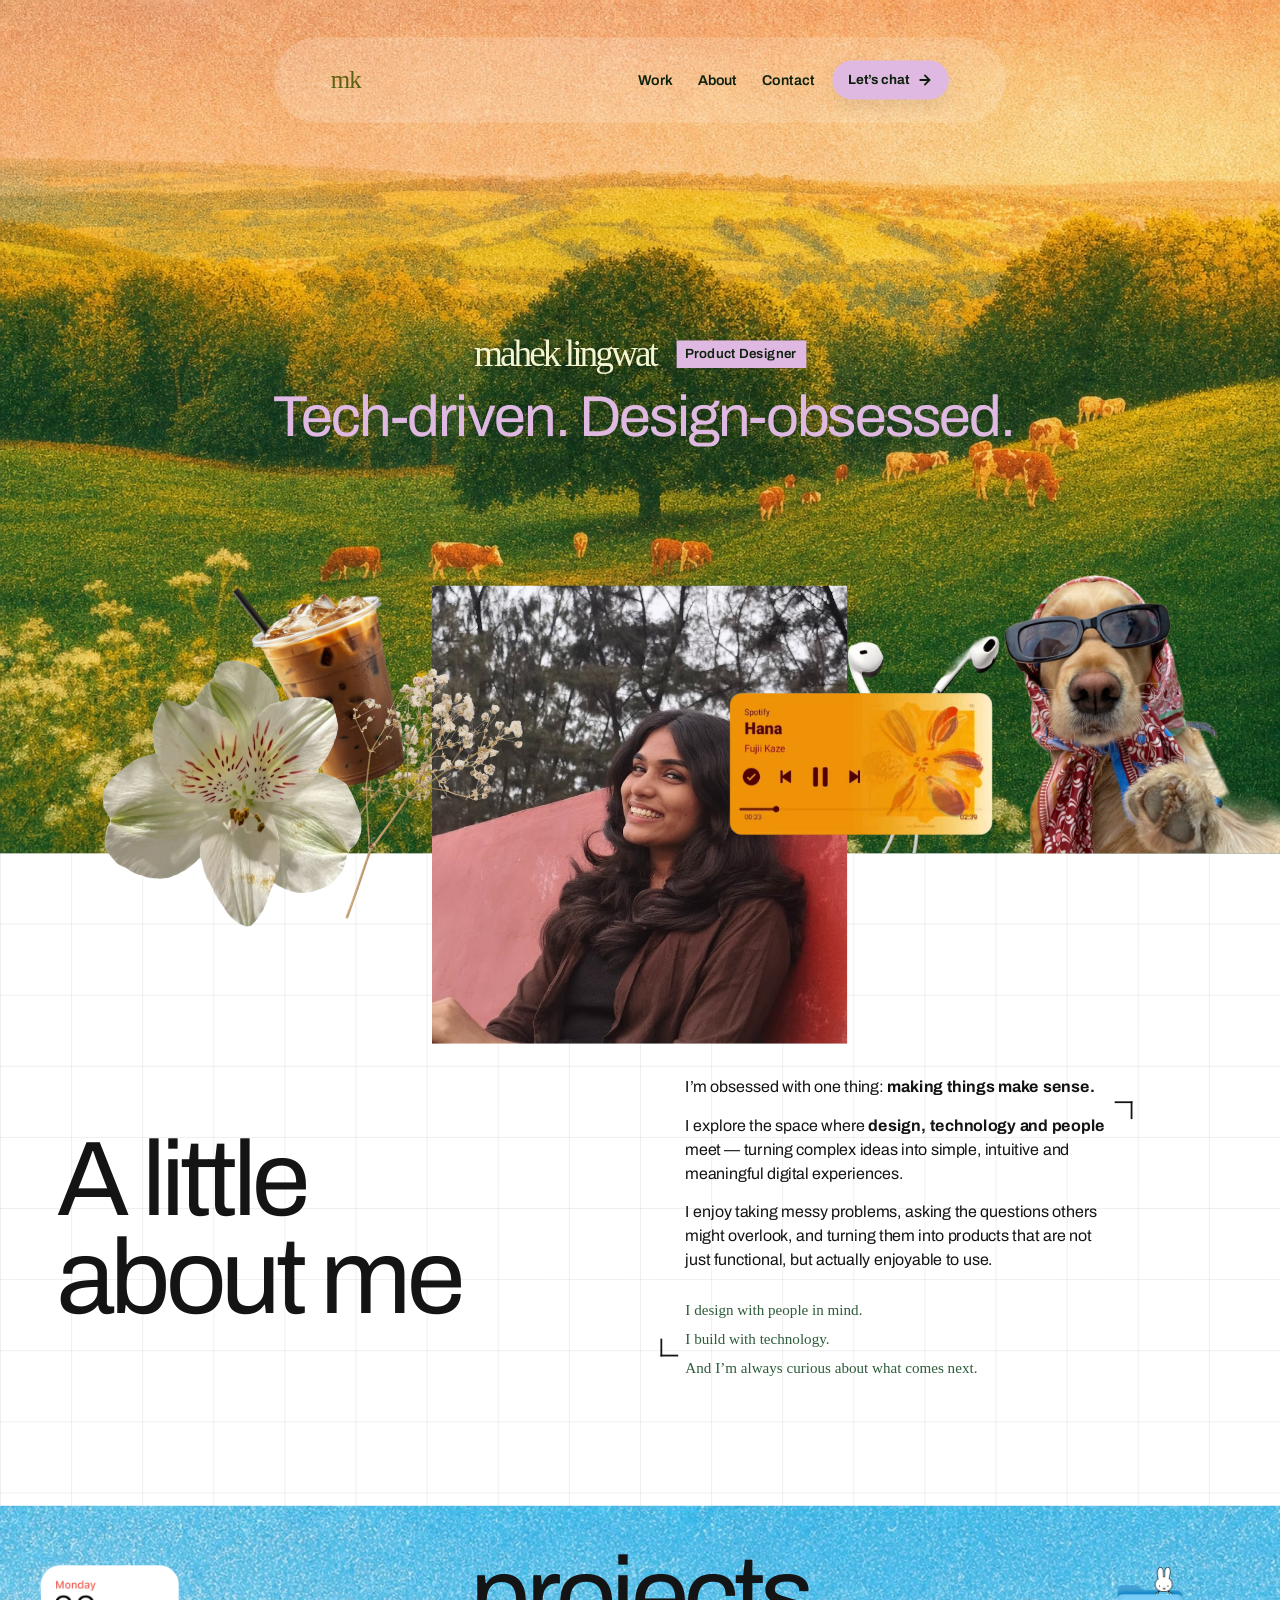
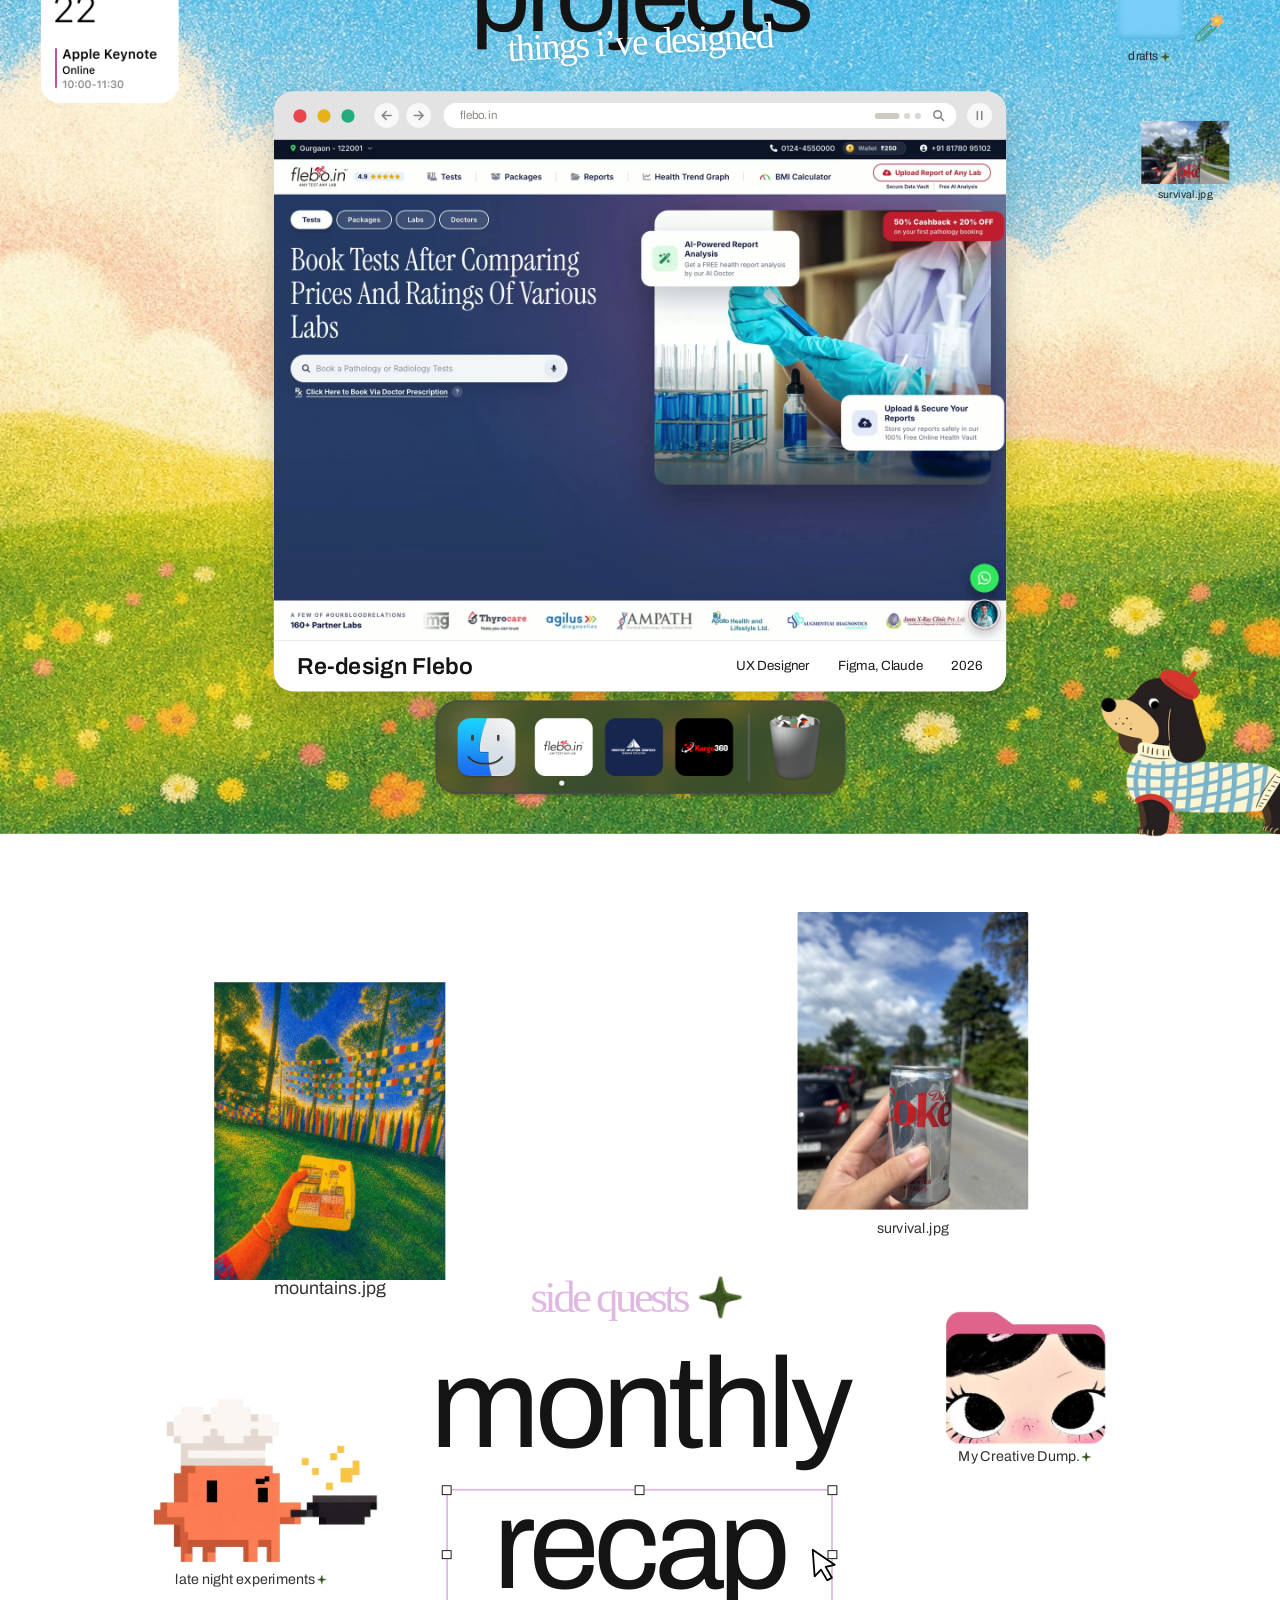
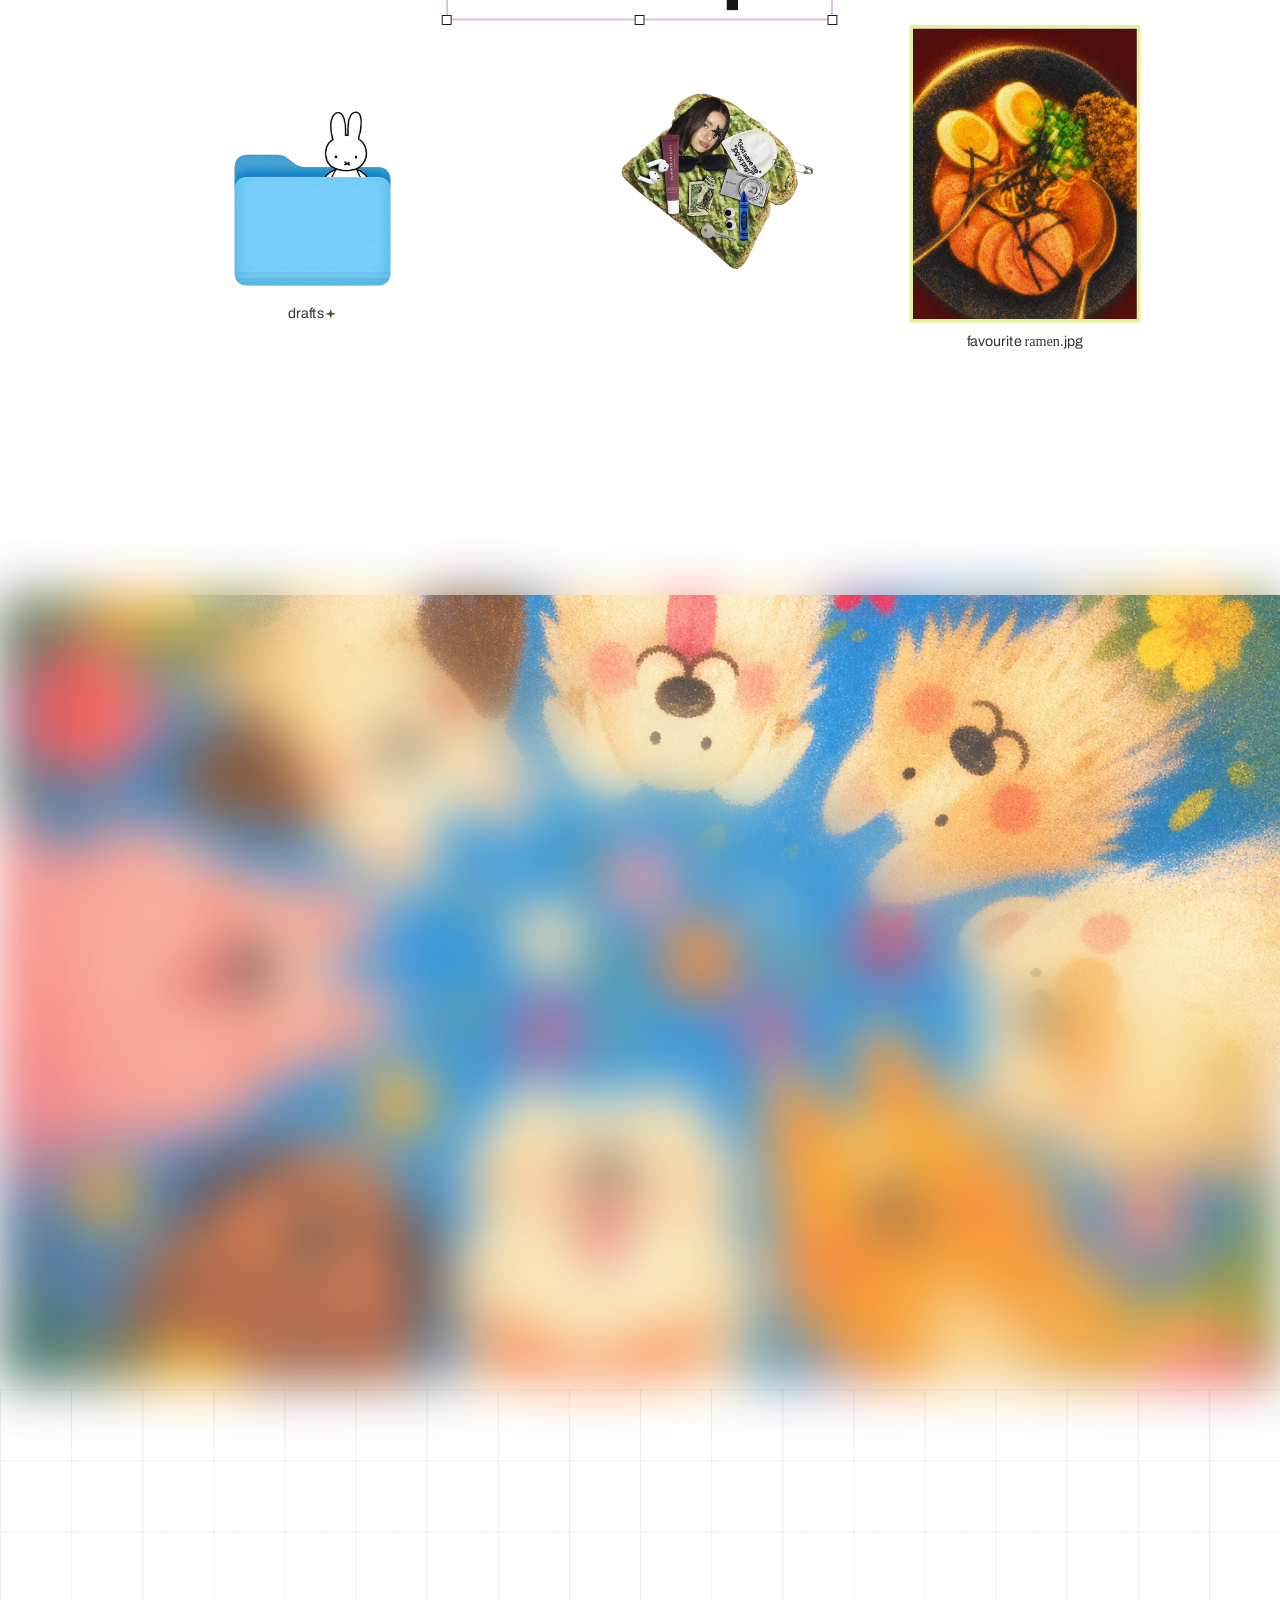
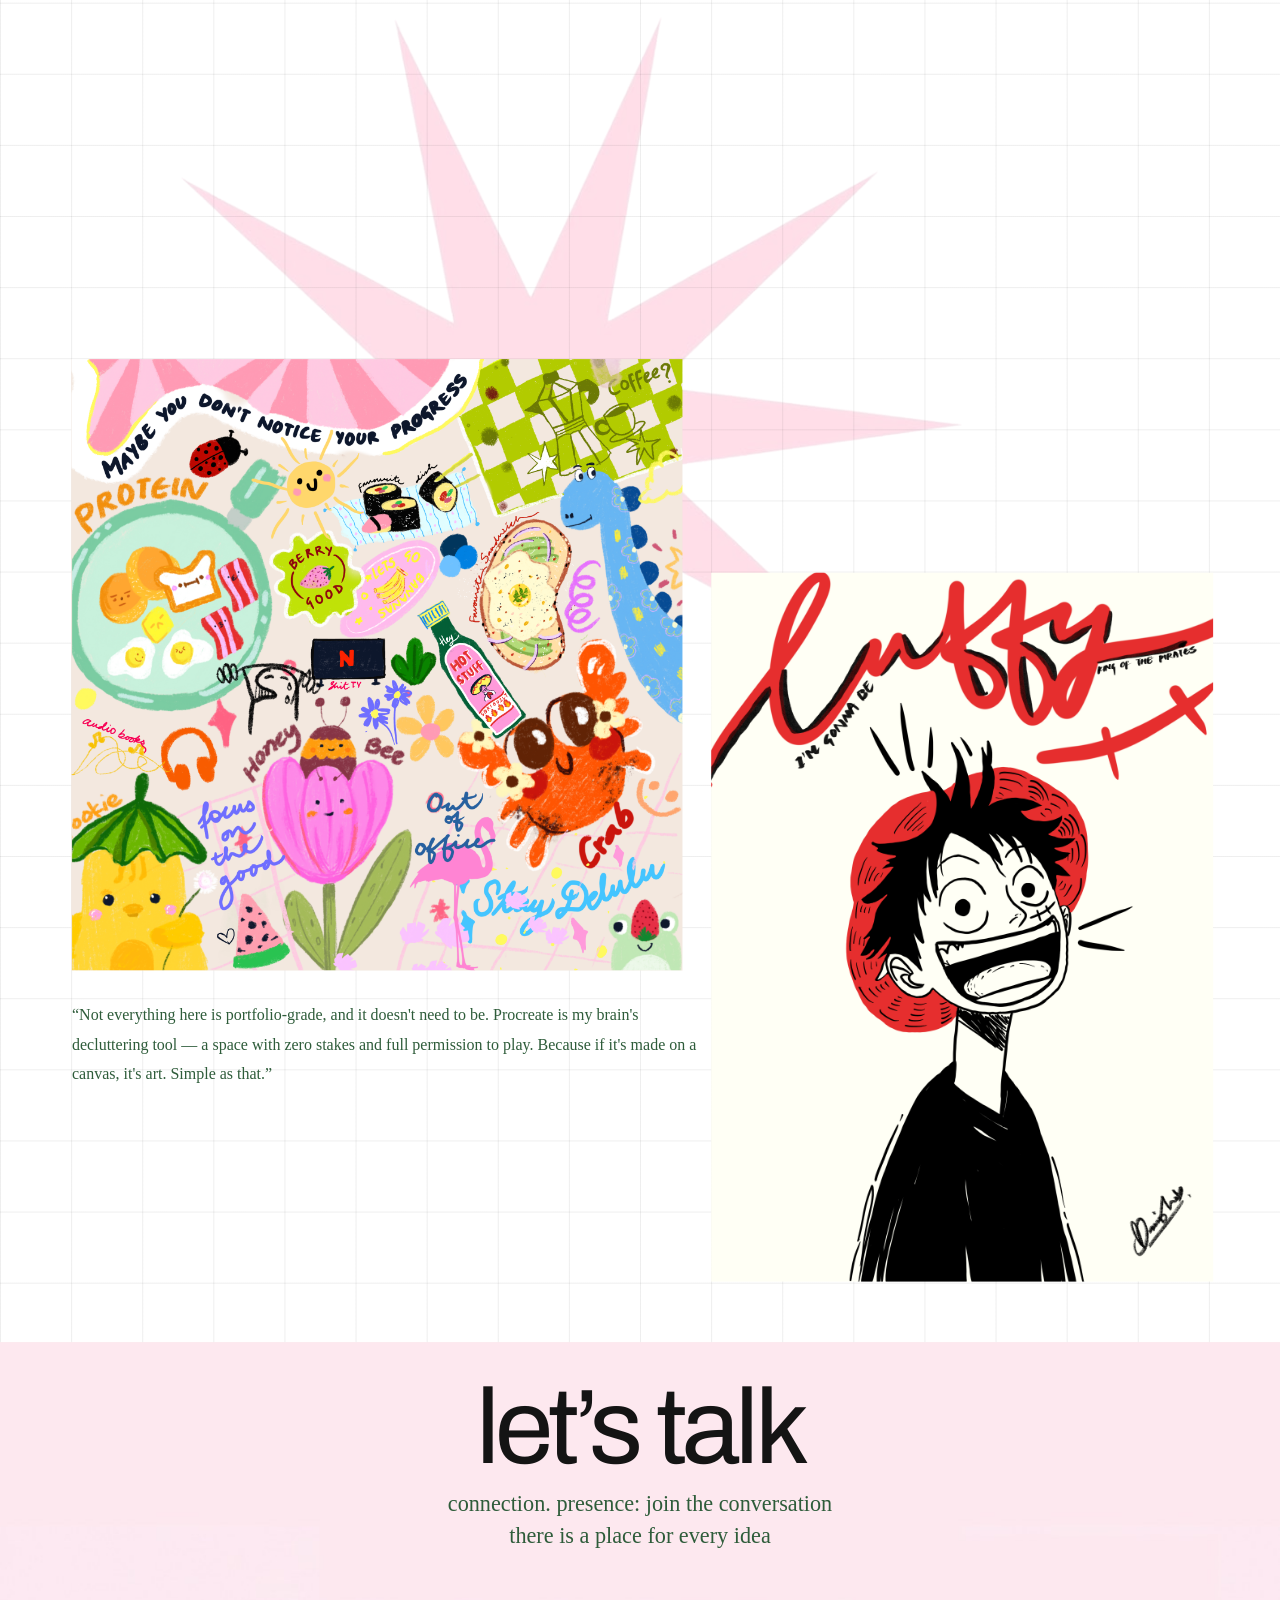
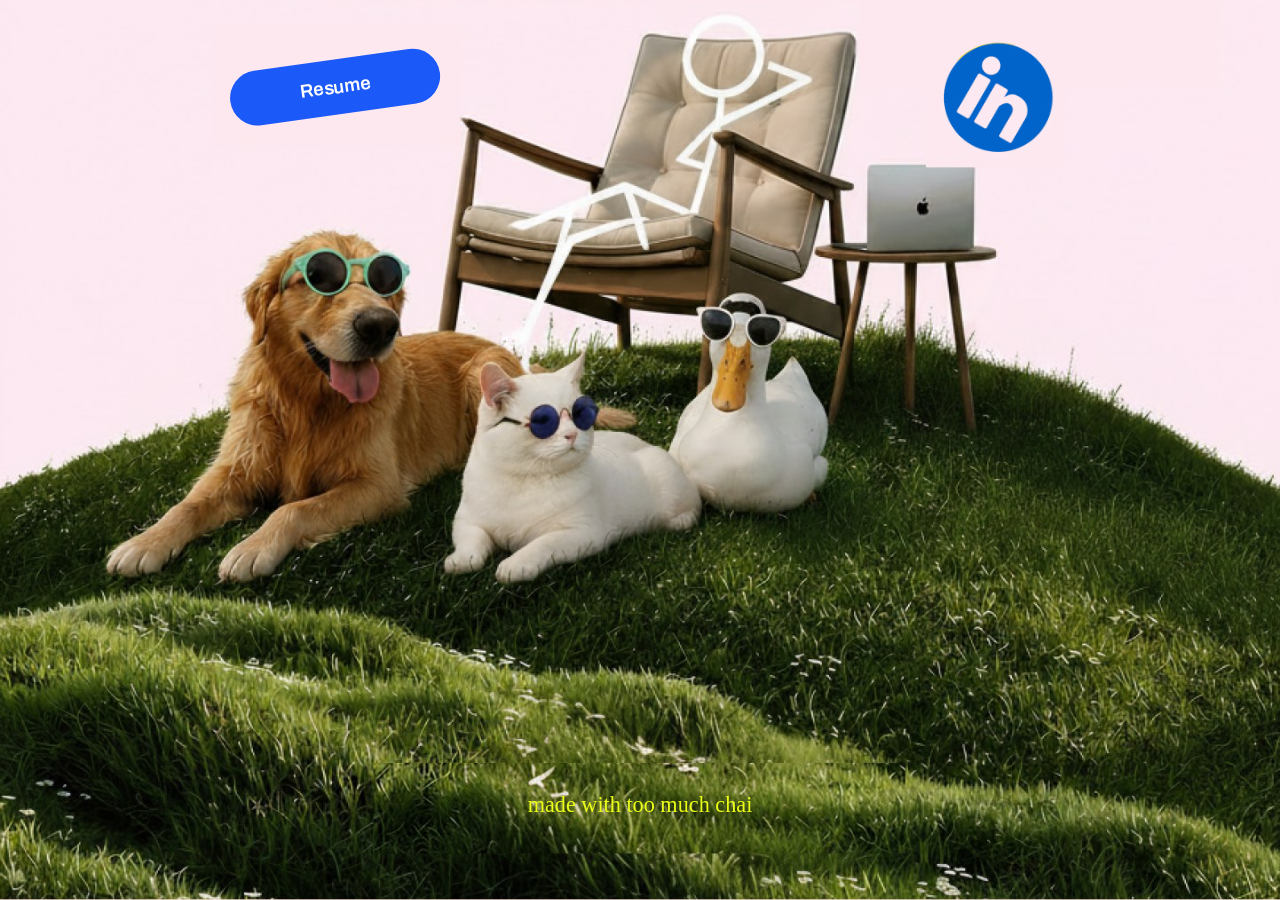
<file: index.html>
<!DOCTYPE html>
<html lang="en">
<head>
<meta charset="UTF-8">
<meta name="viewport" content="width=device-width, initial-scale=1">
<title>Mahek Lingwat — Product Designer</title>
<link rel="icon" type="image/png" href="assets/favicon.png">
<link rel="apple-touch-icon" href="assets/apple-touch-icon.png">
<link rel="preconnect" href="https://fonts.googleapis.com">
<link rel="preconnect" href="https://fonts.gstatic.com" crossorigin>
<link href="https://fonts.googleapis.com/css2?family=Archivo:wght@400;500;600;700&family=Homemade+Apple&family=Poppins&display=swap" rel="stylesheet">
<link rel="stylesheet" href="styles.css?v=20260923b">
<script src="analytics.js?v=20260923c" defer></script>
</head>
<body data-page="home">
<div class="stage">
<main class="page">

  <!-- ===== Procreate section (bg + grid painted first, like the design) ===== -->
  <section class="procreate">
    <img class="procreate-flower" src="assets/procreate-flower.png" alt="">
    <h2 class="procreate-heading">a sneak peek at my procreate</h2>
    <div class="procreate-art-1"><img src="assets/procreate-art-1.png" alt="Procreate artwork"></div>
    <img class="procreate-art-2" src="assets/procreate-art-2.png" alt="Procreate artwork">
    <div class="procreate-art-3-wrap"><div class="procreate-art-3"><img src="assets/procreate-art-3.png" alt="Procreate artwork"></div></div>
    <img class="procreate-art-4" src="assets/procreate-art-4.png" alt="Procreate artwork">
    <p class="procreate-quote hand">&ldquo;Not everything here is portfolio-grade, and it doesn't need to be. Procreate is my brain's decluttering tool &mdash; a space with zero stakes and full permission to play. Because if it's made on a canvas, it's art. Simple as that.&rdquo;</p>
  </section>

  <!-- ===== About section ===== -->
  <section class="about">
    <div class="about-row">
      <h2 class="about-heading">A little<br>about me</h2>
      <div class="about-text">
        <p>I&rsquo;m obsessed with one thing: <strong>making things make sense.</strong></p>
        <p class="pt16">I explore the space where <strong>design, technology and people</strong> meet &mdash; turning complex ideas into simple, intuitive and meaningful digital experiences.</p>
        <p class="pt16">I enjoy taking messy problems, asking the questions others might overlook, and turning them into products that are not just functional, but actually enjoyable to use.</p>
        <p class="about-note hand">I design with people in mind.<br>I build with technology.<br>And I&rsquo;m always curious about what comes next.</p>
        <span class="corner corner-tr"></span>
        <span class="corner corner-bl"></span>
      </div>
    </div>
  </section>

  <!-- ===== Hero ===== -->
  <img class="hero-bg" src="assets/hero-bg.png" alt="">
  <img class="hero-photo-1" src="assets/hero-photo-1.png" alt="Portrait">
  <p class="hero-tagline">Tech-driven. Design-obsessed.</p>
  <div class="hero-photo-2-wrap rot-wrap"><img class="hero-photo-2" src="assets/hero-photo-2.png" alt=""></div>
  <div class="hero-photo-3-wrap rot-wrap"><img class="hero-photo-3" src="assets/hero-photo-3.png" alt=""></div>
  <img class="hero-photo-4" src="assets/hero-photo-4.png" alt="">
  <div class="hero-photo-5-wrap"><img class="hero-photo-5" src="assets/hero-photo-5.png" alt=""></div>
  <div class="hero-portrait"><img src="assets/mahek-portrait.jpg" alt="Mahek Lingwat"></div>
  <img class="hero-photo-6" src="assets/hero-photo-6.png" alt="">
  <div class="hero-photo-7-wrap rot-wrap"><img class="hero-photo-7" src="assets/hero-photo-2.png" alt=""></div>

  <!-- ===== Projects section (macOS desktop theme) ===== -->
  <span id="work" class="section-anchor" style="top:1694px" aria-hidden="true"></span><!-- target of the case studies' "back to the folder" (./#work) -->
  <img class="projects-bg" src="assets/projects-bg.jpg" alt="">
  <div class="projects-heading">
    <h2 class="projects-title">projects</h2>
    <p class="projects-script hand">things i&rsquo;ve designed</p>
  </div>
  <img class="pj-calendar" src="assets/projects-calendar.png" alt="Calendar widget: Monday 22, Apple Keynote, online, 10:00 to 11:30">
  <div class="pj-folder">
    <img class="pj-folder-icon" src="assets/projects-folder.png" alt="Folder">
    <img class="pj-folder-clip" src="assets/projects-clip.png" alt="">
    <p class="pj-folder-caption">drafts<img src="assets/star.png" alt=""></p>
  </div>
  <div class="pj-survival">
    <img src="assets/projects-survival.png" alt="">
    <p>survival<span class="hand">.</span>jpg</p>
  </div>
  <div class="pj-window" id="pj-window">
    <div class="pj-bar">
      <span class="pj-lights" aria-hidden="true"><i></i><i></i><i></i></span>
      <button class="pj-nav pj-prev" type="button" aria-label="Previous project" data-cursor="cta" data-cursor-label="prev"><svg viewBox="0 0 16 16" aria-hidden="true"><path d="M13 8H3.5M7.5 3.5 3 8l4.5 4.5"/></svg></button>
      <button class="pj-nav pj-next" type="button" aria-label="Next project" data-cursor="cta" data-cursor-label="next"><svg viewBox="0 0 16 16" aria-hidden="true"><path d="M3 8h9.5M8.5 3.5 13 8l-4.5 4.5"/></svg></button>
      <div class="pj-address">
        <p class="pj-url" aria-hidden="true">flebo.in</p>
        <div class="pj-dots" aria-hidden="true"><span class="on"></span><span></span><span></span></div>
        <svg class="pj-search" viewBox="0 0 16 16" aria-hidden="true"><circle cx="6.8" cy="6.8" r="4.3"/><path d="m10 10 3.6 3.6"/></svg>
      </div>
      <button class="pj-nav pj-play" type="button" aria-label="Pause video" data-cursor="cta" data-cursor-label="pause">
        <svg class="pj-icon-pause" viewBox="0 0 16 16" aria-hidden="true"><path d="M5.5 3.5v9M10.5 3.5v9"/></svg>
        <svg class="pj-icon-play" viewBox="0 0 16 16" aria-hidden="true"><path d="M5 3.2v9.6L12.6 8z"/></svg>
      </button>
    </div>
    <!-- Each project's screen recording fills the viewport; the window moves on when it ends -->
    <div class="pj-slides">
      <a class="pj-slide is-active" href="flebo.html" data-url="flebo.in" data-cursor="cta" data-cursor-label="view">
        <div class="pj-view">
          <video class="pj-video" src="assets/projects/flebo.mp4?v=2" poster="assets/projects/flebo-poster.jpg?v=2" muted playsinline preload="none" aria-label="Screen recording: booking a lab test on the redesigned Flebo site"></video>
        </div>
        <div class="pj-meta">
          <h3>Re-design Flebo</h3>
          <div class="pj-tags"><span>UX Designer</span><span>Figma, Claude</span><span>2026</span></div>
        </div>
      </a>
      <a class="pj-slide" href="menteiz.html" data-url="menteizaviation.com" data-cursor="cta" data-cursor-label="view">
        <div class="pj-view">
          <video class="pj-video" src="assets/projects/menteiz.mp4?v=2" poster="assets/projects/menteiz-poster.jpg?v=2" muted playsinline preload="none" aria-label="Screen recording: scrolling the redesigned Menteiz Aviation site"></video>
        </div>
        <div class="pj-meta">
          <h3>Re-design Menteiz Aviation</h3>
          <div class="pj-tags"><span>UX/UI Designer</span><span>Claude Code, Figma</span><span>2026</span></div>
        </div>
      </a>
      <a class="pj-slide" href="kargo360.html" data-url="kargo360 &middot; a2a + d2d" data-plays="2" data-cursor="cta" data-cursor-label="view">
        <div class="pj-view pj-view-device">
          <img class="pj-backdrop" src="assets/projects-kargo.jpg" alt="">
          <div class="pj-phone">
            <video class="pj-video" src="assets/projects/kargo.mp4?v=2" poster="assets/projects/kargo-poster.jpg?v=2" muted playsinline preload="none" aria-label="Screen recording: scrolling the Kargo360 home screen on an iPhone"></video>
          </div>
        </div>
        <div class="pj-meta">
          <h3>Re-design Kargo360 App</h3>
          <div class="pj-tags"><span>UX Research, IA, UI</span><span>Figma</span><span>2025</span></div>
        </div>
      </a>
    </div>
  </div>
  <img class="pj-dock" src="assets/projects-dock.png" alt="macOS dock">
  <button class="pj-dock-hot" type="button" style="left:602px" data-slide="0" aria-label="Show Flebo" data-cursor="cta" data-cursor-label="flebo"></button>
  <button class="pj-dock-hot" type="button" style="left:679px" data-slide="1" aria-label="Show Menteiz Aviation" data-cursor="cta" data-cursor-label="menteiz"></button>
  <button class="pj-dock-hot" type="button" style="left:759px" data-slide="2" aria-label="Show Kargo360" data-cursor="cta" data-cursor-label="kargo360"></button>
  <span class="pj-dock-dot" aria-hidden="true"></span>
  <img class="pj-dog" src="assets/projects-dog.png" alt="">

  <!-- ===== Hero name + nav (painted above collage) ===== -->
  <div class="hero-name">
    <p class="hero-script hand">mahek lingwat</p>
    <span class="hero-role">Product Designer</span>
  </div>
  <nav class="top-nav">
    <a class="nav-logo hand" href="#top" data-scroll-to="top">mk</a>
    <div class="nav-right">
      <div class="nav-links"><a href="#work" data-scroll-to="work">Work</a><a href="#about" data-scroll-to="about">About</a><a href="#contact" data-scroll-to="contact">Contact</a></div>
      <a class="nav-cta" href="#contact" data-scroll-to="contact" data-cursor="cta" data-cursor-label="chat">Let&rsquo;s chat <img src="assets/arrow-right.svg" alt=""></a>
    </div>
  </nav>

  <!-- ===== Monthly recap / side quests ===== -->
  <div class="recap-side-quests">
    <p class="hand">side quests</p>
    <img src="assets/star.png" alt="">
  </div>
  <h2 class="recap-monthly">monthly</h2>
  <h2 class="recap-recap">recap</h2>
  <div class="selection-box"></div>
  <span class="handle" style="left:497px;top:3471.32px"></span>
  <span class="handle" style="left:713.94px;top:3471.32px"></span>
  <span class="handle" style="left:930.87px;top:3471.32px"></span>
  <span class="handle" style="left:497px;top:3543.64px"></span>
  <span class="handle" style="left:930.87px;top:3543.64px"></span>
  <span class="handle" style="left:497px;top:3617.15px"></span>
  <span class="handle" style="left:713.94px;top:3617.15px"></span>
  <span class="handle" style="left:930.87px;top:3617.15px"></span>

  <img class="recap-photo-1" src="assets/recap-photo-1.png" alt="">
  <div class="recap-caption-1 recap-caption"><span>late night experiments</span><img src="assets/star.png" alt=""></div>

  <div class="recap-col recap-col-2">
    <img class="recap-photo-2" src="assets/recap-photo-2.png" alt="">
    <div class="recap-caption"><span>drafts</span><img src="assets/star.png" alt=""></div>
  </div>

  <div class="recap-col recap-col-3">
    <img class="recap-photo-3" src="assets/recap-photo-3.png" alt="">
    <div class="recap-caption"><span>My Creative Dump.</span><img src="assets/star.png" alt=""></div>
  </div>

  <img class="cursor-icon" src="assets/cursor.svg" alt="">

  <div class="recap-col recap-ramen">
    <img class="recap-frame frame-yellow" src="assets/recap-ramen.png" alt="Ramen">
    <p class="recap-filename">favourite <span class="hand">ramen.</span>jpg</p>
  </div>
  <div class="recap-col recap-survival">
    <img class="recap-frame" src="assets/recap-survival.png" alt="">
    <p class="recap-filename">survival<span class="hand">.</span>jpg</p>
  </div>
  <div class="recap-col recap-mountains">
    <img class="recap-frame" src="assets/recap-mountains.png" alt="Mountains">
    <p class="recap-filename filename-lg">mountains.jpg</p>
  </div>
  <div class="recap-photo-4-wrap rot-wrap"><img class="recap-photo-4" src="assets/recap-photo-4.png" alt=""></div>

  <!-- ===== Life in a cart ===== -->
  <div class="cart-bg">
    <img class="cart-bg-blur" src="assets/cart-bg.png" alt="">
    <img class="cart-bg-sharp" src="assets/cart-bg.png" alt="">
  </div>
  <div class="cart-collage">
    <img class="cart-main" src="assets/cart-collage.png" alt="Shopping cart collage">
    <img class="cart-item cart-item-01" src="assets/cart-item-01.png" alt="">
    <img class="cart-item cart-item-02" src="assets/cart-item-02.png" alt="">
    <img class="cart-item cart-item-03" src="assets/cart-item-03.png" alt="">
    <div class="cart-item-04-wrap rot-wrap"><img class="cart-item-04" src="assets/cart-item-04.png" alt=""></div>
    <img class="cart-item cart-item-05" src="assets/cart-item-05.png" alt="">
    <img class="cart-item cart-item-06" src="assets/cart-item-06.png" alt="">
    <div class="cart-item-07-wrap rot-wrap"><img class="cart-item-07" src="assets/cart-item-07.png" alt=""></div>
    <img class="cart-item cart-item-08" src="assets/cart-item-08.png" alt="">
    <img class="cart-item cart-item-09" src="assets/cart-item-09.png" alt="">
    <img class="cart-item cart-item-10" src="assets/cart-item-10.png" alt="">
    <img class="cart-item cart-item-11" src="assets/cart-item-11.png" alt="">
  </div>
  <p class="cart-title">life in a <span class="hand">cart</span></p>

  <!-- ===== Let's talk + footer (pink hill) ===== -->
  <section class="talk2">
    <img class="t2-art" src="assets/talk-hill.jpg" alt="Dog, cat and duck in sunglasses lounging on a grassy hill">
    <div class="t2-head">
      <h2>let&rsquo;s talk</h2>
      <div class="t2-sub hand">
        <p>connection. presence: join the conversation</p>
        <p>there is a place for every idea</p>
      </div>
    </div>
    <a class="t2-pill t2-resume" href="assets/Mahek_Lingwat_Resume.pdf" target="_blank" rel="noopener" data-cursor="cta" data-cursor-label="cv">Resume</a>
    <a class="t2-pill t2-email" href="mailto:maheklingwat@gmail.com" data-cursor="cta" data-cursor-label="say hi">maheklingwat@gmail.com</a>
    <a class="t2-linkedin" href="https://www.linkedin.com/in/mahek-lingwat-937843317/" target="_blank" rel="noopener" data-cursor="cta" data-cursor-label="connect"><img src="assets/linkedin.png" alt="LinkedIn"></a>
    <p class="t2-chai hand">made with too much chai</p>
  </section>

</main>
</div>

<div id="cursor" aria-hidden="true">
  <div class="c-zoom">
    <svg class="c-arrow" width="32" height="32" viewBox="0 0 48 48" fill="none" xmlns="http://www.w3.org/2000/svg">
      <path d="M38.016 23.382L13.26 6.5L15.5 36.382L22.66 28.784L29.66 40.91L34.856 37.91L27.856 25.784L38.016 23.384V23.382Z" stroke="black" stroke-width="2" stroke-linecap="round" stroke-linejoin="round"/>
    </svg>
    <div class="c-ring"></div>
    <div class="c-badge"><span></span></div>
    <img class="c-star" src="assets/star.png" alt="">
  </div>
</div>

<script>
  const page = document.querySelector('.page');
  const stage = document.querySelector('.stage');
  function fit() {
    const w = document.documentElement.clientWidth;
    const s = w / 1440;
    page.style.transform = `scale(${s})`;
    stage.style.height = `${8212 * s}px`;
  }
  addEventListener('resize', fit);
  fit();

  // Custom morphing cursor (fine pointers only)
  (function () {
    if (!matchMedia('(pointer: fine)').matches) return;
    const c = document.getElementById('cursor');
    const badgeText = c.querySelector('.c-badge span');
    document.documentElement.classList.add('has-custom-cursor');

    const PHOTOS = '.rot-wrap,.hero-photo-1,.hero-photo-4,.hero-photo-5-wrap,.hero-portrait,.hero-photo-6,.pj-folder,.pj-survival,.pj-dog,.recap-photo-1,.recap-col,.cart-collage img,.procreate-art-1,.procreate-art-2,.procreate-art-4,.t2-art';
    const HEADINGS = '.hero-tagline,.hero-name,.about-heading,.projects-heading,.recap-monthly,.recap-recap,.recap-side-quests,.procreate-heading,.cart-title,.t2-head';

    let tx = -100, ty = -100, x = tx, y = ty, shown = false;

    document.addEventListener('mousemove', (e) => {
      tx = e.clientX; ty = e.clientY;
      if (!shown) { shown = true; x = tx; y = ty; c.style.opacity = 1; }
      const t = e.target instanceof Element ? e.target : null;
      let variant = 'default';
      if (t) {
        const dc = t.closest('[data-cursor]');
        if (dc) {
          variant = dc.dataset.cursor;
          if (dc.dataset.cursorLabel) badgeText.textContent = dc.dataset.cursorLabel;
        } else if (t.closest('a,button,.tab')) {
          variant = 'link';
        } else if (t.closest(PHOTOS)) {
          variant = 'photo';
        } else if (t.closest(HEADINGS)) {
          variant = 'heading';
        }
      }
      if (c.dataset.variant !== variant) c.dataset.variant = variant;
    });
      document.addEventListener('mousedown', () => c.classList.add('is-down'));
    document.addEventListener('mouseup', () => c.classList.remove('is-down'));
    document.documentElement.addEventListener('mouseleave', () => { c.style.opacity = 0; shown = false; });

    (function loop() {
      x += (tx - x) * 0.35;
      y += (ty - y) * 0.35;
      c.style.transform = `translate3d(${x}px, ${y}px, 0)`;
      requestAnimationFrame(loop);
    })();
  })();

  // Ambient entry animations, choreographed per section from each element's
  // final position and its relation to the other elements around it.
  (function () {
    if (matchMedia('(prefers-reduced-motion: reduce)').matches) return;
    const io = new IntersectionObserver((entries) => {
      for (const en of entries) {
        if (en.isIntersecting) { en.target.classList.add('in'); io.unobserve(en.target); }
      }
    }, { rootMargin: '0px 0px -8% 0px', threshold: 0.08 });

    // Tossed items (cart section) fly on WAAPI arcs instead of CSS transitions
    const tossQueue = [];
    const io2 = new IntersectionObserver((entries) => {
      for (const en of entries) {
        if (!en.isIntersecting) continue;
        io2.unobserve(en.target);
        const t = tossQueue.find((q) => q.el === en.target);
        const anim = en.target.animate(t.frames, { duration: t.duration || 680, delay: t.delay, easing: 'linear', fill: 'both' });
        anim.finished.then(() => { en.target.style.opacity = ''; if (t.onLand) t.onLand(); }).catch(() => {});
      }
    }, { rootMargin: '0px 0px -8% 0px', threshold: 0.08 });

    const pr = document.querySelector('.page').getBoundingClientRect();
    const s = pr.width / 1440;

    // clip-path-hidden elements report zero visible area to IntersectionObserver,
    // so wipe reveals observe an invisible same-geometry sentinel instead
    const wipeQueue = [];
    const io3 = new IntersectionObserver((entries) => {
      for (const en of entries) {
        if (!en.isIntersecting) continue;
        io3.unobserve(en.target);
        wipeQueue.find((q) => q.sent === en.target).el.classList.add('in');
      }
    }, { rootMargin: '0px 0px -8% 0px', threshold: 0.08 });
    const addWipe = (sel, dir, delay, dur) => {
      const el = document.querySelector(sel);
      el.classList.add('rv-wipe', dir);
      el.style.transitionDelay = delay + 'ms';
      if (dur) el.style.transitionDuration = dur + 's';
      const r = el.getBoundingClientRect();
      const sent = document.createElement('div');
      sent.style.cssText = 'position:absolute;visibility:hidden;pointer-events:none;'
        + `left:${((r.left - pr.left) / s).toFixed(1)}px;top:${((r.top - pr.top) / s).toFixed(1)}px;`
        + `width:${(r.width / s).toFixed(1)}px;height:${(r.height / s).toFixed(1)}px;`;
      document.querySelector('.page').appendChild(sent);
      wipeQueue.push({ sent, el });
    };
    const pos = (el) => {
      const r = el.getBoundingClientRect();
      return { cx: ((r.left + r.right) / 2 - pr.left) / s, cy: ((r.top + r.bottom) / 2 - pr.top) / s };
    };
    const apply = (el, o) => {
      el.classList.add('rv');
      if (o.dx) el.style.setProperty('--rvx', o.dx.toFixed(1) + 'px');
      if (o.dy !== undefined) el.style.setProperty('--rvy', o.dy.toFixed(1) + 'px');
      if (o.rot) el.style.setProperty('--rvr', o.rot.toFixed(1) + 'deg');
      if (o.scale) el.style.setProperty('--rvs', o.scale);
      if (o.dur) el.style.setProperty('--rvd', o.dur + 's');
      el.style.transitionDelay = Math.round(o.delay || 0) + 'ms';
      queue.push(el);
    };
    const queue = [];
    const each = (sel, fn) => document.querySelectorAll(sel).forEach((el, i) => apply(el, fn(el, i, pos(el)) || {}));

    // Hero: nav drops in, name/tagline rise, then the collage fans out from the framed portrait
    each('.top-nav', () => ({ dy: -26, dur: 0.7 }));
    each('.hero-name', () => ({ dy: 22, delay: 140 }));
    each('.hero-tagline', () => ({ dx: -60, dy: 0, delay: 280 }));
    const HERO_C = { x: 719.5, y: 916.5 }; // portrait center
    each('.hero-portrait', () => ({ dy: 26, scale: 0.85, delay: 380 }));
    each('.hero-photo-1,.hero-photo-2-wrap,.hero-photo-3-wrap,.hero-photo-4,.hero-photo-5-wrap,.hero-photo-6,.hero-photo-7-wrap', (el, i, p) => {
      const fx = p.cx - HERO_C.x, fy = p.cy - HERO_C.y;
      return { dx: -fx * 0.25, dy: -fy * 0.25 - 8, scale: 0.82, rot: fx < 0 ? -7 : 7, delay: 480 + Math.hypot(fx, fy) * 0.55 };
    });

    // About: heading slides in from the left; the corner brackets zoom out from the
    // center of the text block to their corners, opening the frame to reveal the text
    each('.about-heading', () => ({ dx: -70, dy: 0 }));
    each('.about-text p', (el, i) => ({ dy: 0, delay: 500 + i * 120, dur: 0.9 }));
    each('.corner-tr', () => ({ dx: -255.8, dy: 133.5, delay: 180, dur: 0.75 }));
    each('.corner-bl', () => ({ dx: 255.7, dy: -133.5, delay: 180, dur: 0.75 }));

    // Projects (macOS desktop): title rises, script signs over it, browser window
    // opens, dock slides up from the bottom, desktop items pop into place
    each('.projects-title', () => ({ dy: 36 }));
    each('.projects-script', () => ({ dy: -14, delay: 280 }));
    each('.pj-window', () => ({ dy: 70, scale: 0.94, delay: 180 }));
    each('.pj-calendar', () => ({ dx: -60, dy: 0, delay: 260 }));
    each('.pj-folder', () => ({ dy: -24, delay: 380 }));
    each('.pj-survival', () => ({ dx: 50, dy: 0, delay: 480 }));
    each('.pj-dock', () => ({ dy: 90, delay: 540 }));
    each('.pj-dog', () => ({ dx: 80, dy: 0, delay: 680 }));

    // Monthly recap: heading rises, polaroids fly out from behind it to their spots,
    // then the cursor drags the selection box across "recap" (growing from its
    // top-left corner) while the handles tick in, starting 20% into the drag
    each('.recap-side-quests', () => ({ dy: 24 }));
    each('.recap-monthly', () => ({ dy: 34, delay: 100 }));
    each('.recap-recap', () => ({ dy: 34, delay: 200 }));
    const RECAP_C = { x: 720, y: 3460 }; // center of "monthly recap"
    each('.recap-photo-1,.recap-caption-1,.recap-col,.recap-photo-4-wrap', (el, i, p) => ({
      dx: RECAP_C.x - p.cx, dy: RECAP_C.y - p.cy, scale: 0.35, delay: 350 + i * 110, dur: 0.9
    }));
    const DRAG_AT = 1150, DRAG_MS = 735; // drag starts after the photos have flown out
    each('.selection-box', () => ({ dy: 0, scale: 0.02, delay: DRAG_AT }));
    each('.cursor-icon', () => ({ dy: 0 })); // path + timing live in the cursor-drag keyframes
    each('.handle', (el, i) => ({ dy: 0, scale: 0.3, delay: DRAG_AT + DRAG_MS * 0.2 + i * 45, dur: 0.35 }));

    // Life in a cart: items are tossed in along arcs from their nearer side,
    // spinning as they fly; the basket shakes a little each time one lands
    each('.cart-main', () => ({ dy: 50, scale: 0.94 }));
    each('.cart-title', () => ({ dx: 60, dy: 0, delay: 400 }));
    {
      const items = [...document.querySelectorAll('.cart-collage > img:not(.cart-main), .cart-collage > .rot-wrap')];
      const byDepth = [...items].sort((a, b) => pos(b).cy - pos(a).cy); // bottom of the cart fills first
      for (const el of items) {
        const p = pos(el);
        const side = p.cx < 720 ? -1 : 1;
        const dx = side * (220 + Math.random() * 120);
        const rise = 140 + Math.random() * 80;    // arc apex above the landing spot
        const rot = -side * (14 + Math.random() * 10);
        const frames = [];
        for (let k = 0; k <= 16; k++) {
          const s = k / 16;
          frames.push({
            offset: s,
            opacity: Math.min(1, s / 0.12),
            translate: `${(dx * (1 - s)).toFixed(1)}px ${(-(60 * (1 - s) + rise * Math.sin(Math.PI * s))).toFixed(1)}px`,
            rotate: `${(rot * (1 - s)).toFixed(1)}deg`,
            scale: (0.9 + 0.1 * s).toFixed(3)
          });
        }
        el.style.opacity = '0';
        tossQueue.push({
          el, frames, delay: 150 + byDepth.indexOf(el) * 130,
          onLand: () => document.querySelector('.cart-main').animate(  // the basket takes the hit
            [{ rotate: '0deg' }, { rotate: '-1.3deg', offset: 0.35 }, { rotate: '0.8deg', offset: 0.7 }, { rotate: '0deg' }],
            { duration: 260, easing: 'ease-out', composite: 'add' }
          )
        });
      }
    }

    // Procreate: heading rises; artworks reveal with directional brush-stroke
    // wipes (direction matches each canvas's side of the spread); quote fades last
    each('.procreate-heading', () => ({ dy: 30 }));
    each('.procreate-quote', () => ({ dy: 0, delay: 900, dur: 1.2 }));
    addWipe('.procreate-art-3-wrap', 'wipe-down', 150);
    addWipe('.procreate-art-1', 'wipe-left', 350);
    addWipe('.procreate-art-4', 'wipe-right', 550);
    addWipe('.procreate-art-2', 'wipe-left', 750);

    // Let's talk: heading rises, scene settles in, pills get tossed on with a spin,
    // the LinkedIn sticker bounces in like a basketball, and the chai line
    // writes itself out over the grass
    each('.t2-art', () => ({ dy: 26, dur: 1 }));
    each('.t2-head', () => ({ dy: 34, delay: 150 }));
    each('.t2-resume', () => ({ dy: -80, rot: -14, delay: 460 }));
    each('.t2-email', () => ({ dy: -80, rot: 12, delay: 620 }));
    {
      const ball = document.querySelector('.t2-linkedin');
      ball.style.opacity = '0';
      tossQueue.push({
        el: ball, duration: 1400, delay: 700, frames: [
          { offset: 0, opacity: 0, translate: '200px -560px', rotate: '240deg', easing: 'ease-in' },
          { offset: 0.05, opacity: 1 },
          { offset: 0.35, translate: '80px 0px', rotate: '130deg', scale: '1.08 0.9', easing: 'ease-out' },
          { offset: 0.38, scale: '1 1' },
          { offset: 0.55, translate: '36px -150px', rotate: '60deg', easing: 'ease-in' },
          { offset: 0.72, translate: '0px 0px', rotate: '0deg', scale: '1.06 0.94', easing: 'ease-out' },
          { offset: 0.75, scale: '1 1' },
          { offset: 0.85, translate: '0px -48px', easing: 'ease-in' },
          { offset: 0.95, translate: '0px 0px', scale: '1.04 0.96' },
          { offset: 1, opacity: 1, translate: '0px 0px', rotate: '0deg', scale: '1 1' }
        ]
      });
    }
    addWipe('.t2-chai', 'wipe-right', 300, 1.6);

    // Start observing only after the hidden state has painted once, so on-load
    // entrances actually transition. Elements already above the viewport
    // (scroll restoration) reveal instantly instead of animating late.
    requestAnimationFrame(() => requestAnimationFrame(() => {
      for (const el of queue) {
        if (el.getBoundingClientRect().bottom < 0) el.classList.add('in');
        else io.observe(el);
      }
      for (const t of tossQueue) {
        if (t.el.getBoundingClientRect().bottom < 0) t.el.style.opacity = '';
        else io2.observe(t.el);
      }
      for (const w of wipeQueue) {
        if (w.sent.getBoundingClientRect().bottom < 0) w.el.classList.add('in');
        else io3.observe(w.sent);
      }
    }));
  })();

  // Projects window: three case studies behind the browser chrome's back/forward arrows.
  // The active project's screen recording plays while the window is on screen and
  // the window moves on when it ends (data-plays: how many times a short clip runs
  // first). The active dot fills with playback progress. Hovering with a mouse
  // keeps the current project looping; reduced-motion starts paused.
  (function () {
    const win = document.getElementById('pj-window');
    const slides = [...win.querySelectorAll('.pj-slide')];
    const videos = slides.map((s) => s.querySelector('video'));
    videos.forEach((v) => { v.defaultPlaybackRate = v.playbackRate = 1.25; });   // recordings play a touch faster than real time
    const dots = [...win.querySelectorAll('.pj-dots span')];
    const url = win.querySelector('.pj-url');
    const toggle = win.querySelector('.pj-play');
    const hots = [...document.querySelectorAll('.pj-dock-hot')];
    const dockDot = document.querySelector('.pj-dock-dot');
    let i = 0, plays = 0, visible = false, hovered = false;
    let paused = matchMedia('(prefers-reduced-motion: reduce)').matches;

    const progress = () => {
      const v = videos[i], need = +slides[i].dataset.plays || 1;
      if (v.duration) dots[i].style.setProperty('--p', Math.min(1, (plays + v.currentTime / v.duration) / need).toFixed(4));
    };
    let raf = 0;
    const tick = () => { progress(); raf = videos[i].paused ? 0 : requestAnimationFrame(tick); };

    // Only the active recording plays, and only while it can be seen
    const sync = () => {
      videos.forEach((v, k) => { if (k !== i && !v.paused) v.pause(); });
      const v = videos[i];
      if (visible && !paused && !document.hidden) {
        v.play().then(() => { if (!raf) tick(); }, (err) => {
          if (err.name === 'NotAllowedError') setPaused(true);   // autoplay blocked (e.g. iOS Low Power Mode)
        });
      } else v.pause();
    };
    const setPaused = (p) => {
      paused = p;
      win.classList.toggle('is-paused', p);
      toggle.setAttribute('aria-label', p ? 'Play video' : 'Pause video');
      toggle.dataset.cursorLabel = p ? 'play' : 'pause';
      sync();
    };

    const go = (n) => {
      i = (n + slides.length) % slides.length;
      plays = 0;
      slides.forEach((s, k) => s.classList.toggle('is-active', k === i));
      dots.forEach((d, k) => { d.classList.toggle('on', k === i); d.style.setProperty('--p', 0); });
      url.innerHTML = slides[i].dataset.url;
      const h = hots.find((b) => +b.dataset.slide === i);   // running-app dot under the active icon
      if (h) dockDot.style.left = (h.offsetLeft + h.offsetWidth / 2 - 3) + 'px';
      videos[i].currentTime = 0;
      sync();
    };

    videos.forEach((v, k) => v.addEventListener('ended', () => {
      if (k !== i) return;
      const need = +slides[k].dataset.plays || 1;
      plays++;
      if (plays < need || hovered) { plays = Math.min(plays, need - 1); v.currentTime = 0; sync(); }
      else go(i + 1);
    }));

    setPaused(paused);
    go(0);
    toggle.addEventListener('click', () => setPaused(!paused));
    win.querySelector('.pj-prev').addEventListener('click', () => go(i - 1));
    win.querySelector('.pj-next').addEventListener('click', () => go(i + 1));
    document.querySelectorAll('[data-slide]').forEach((b) => b.addEventListener('click', () => go(+b.dataset.slide)));
    win.addEventListener('pointerenter', (e) => { if (e.pointerType === 'mouse') hovered = true; });
    win.addEventListener('pointerleave', () => { hovered = false; });
    new IntersectionObserver(([en]) => { visible = en.isIntersecting; sync(); }, { threshold: 0.4 }).observe(win);
    document.addEventListener('visibilitychange', sync);
  })();

  // Nav links scroll to their sections (positions on the 1440px canvas, times current scale)
  const SECTION_Y = { top: 0, about: 959, work: 1694, contact: 6910 };
  document.querySelectorAll('[data-scroll-to]').forEach((el) => {
    el.addEventListener('click', (e) => {
      e.preventDefault();
      const s = document.documentElement.clientWidth / 1440;
      window.scrollTo({ top: SECTION_Y[el.dataset.scrollTo] * s, behavior: 'smooth' });
    });
  });
</script>
</body>
</html>
</file>
<file: styles.css>
/* Mahek Lingwat — portfolio (implemented from Figma node 198:18135) */

* { box-sizing: border-box; margin: 0; padding: 0; }

/* fallback cursor (hollow hand-drawn arrow) when JS is unavailable */
html, body, a, button {
  cursor: url("assets/cursor-pointer.svg") 9 4, auto;
}
/* JS morphing cursor active: hide the native cursor everywhere */
html.has-custom-cursor, html.has-custom-cursor * { cursor: none !important; }

body { background: #e5a468; }

.stage { position: relative; width: 100%; overflow: hidden; }

/* Fixed 1440px design canvas, scaled to the viewport by the script in index.html */
.page {
  position: relative;
  width: 1440px;
  height: 8212px;
  background: #fff;
  transform-origin: top left;
  font-family: 'Archivo', sans-serif;
  color: #141414;
}

.page img { display: block; }
h2, h3 { font-weight: 400; }
a { color: inherit; text-decoration: none; }

.hand { font-family: 'Homemade Apple', cursive; font-weight: 400; }

.rot-wrap {
  position: absolute;
  display: flex;
  align-items: center;
  justify-content: center;
}

/* 80px design grid drawn as rectangles in Figma */
.about::before,
.procreate::before {
  content: "";
  position: absolute;
  inset: 0;
  background-image:
    linear-gradient(to right, rgba(20,20,20,0.07) 1px, transparent 1px),
    linear-gradient(to bottom, rgba(20,20,20,0.07) 1px, transparent 1px);
  background-size: 80px 80px;
  pointer-events: none;
}

/* ===== Hero (0 – 960) ===== */

.hero-bg { position: absolute; left: 0; top: 0; width: 1440px; height: 960px; object-fit: cover; }

.hero-photo-1 { position: absolute; left: 1061px; top: 454px; width: 379px; height: 506px; object-fit: cover; }

.hero-tagline {
  position: absolute; left: 307px; top: 415px;
  font-size: 65px; line-height: 109.811px; letter-spacing: -2.37px;
  color: #e0b9e2; white-space: nowrap;
}

.hero-photo-2-wrap { left: 234.21px; top: 722.21px; width: 354.414px; height: 354.414px; }
.hero-photo-2 { width: 263px; height: 263px; transform: rotate(27.34deg); object-fit: cover; }

.hero-photo-3-wrap { left: 253px; top: 607px; width: 242.367px; height: 303.433px; }
.hero-photo-3 { width: 167px; height: 264px; transform: rotate(-18.57deg); object-fit: cover; }

.hero-photo-4 { position: absolute; left: 86px; top: 739px; width: 350px; height: 307px; object-fit: cover; }

.hero-photo-5-wrap { position: absolute; left: 858px; top: 611px; width: 315px; height: 349px; overflow: hidden; }
.hero-photo-5 { position: absolute; left: 0; top: -0.14%; width: 100%; height: 120.34%; max-width: none; }

/* the 8px #fffcfc frame is baked into the exported image */
.hero-portrait { position: absolute; left: 486px; top: 659px; width: 467px; height: 515px; }
.hero-portrait img { width: 100%; height: 100%; object-fit: cover; }

.hero-photo-6 { position: absolute; left: 810px; top: 772px; width: 317px; height: 179px; object-fit: cover; }

.hero-photo-7-wrap { left: 201px; top: 649px; width: 499.478px; height: 499.478px; }
.hero-photo-7 { width: 370.648px; height: 370.648px; transform: rotate(27.34deg); object-fit: cover; }

.hero-name {
  position: absolute; left: 50%; transform: translateX(-50%); top: 358px;
  display: flex; align-items: center; justify-content: center; gap: 23px;
}
.hero-script {
  font-size: 42px; line-height: 81px; letter-spacing: -3.37px;
  color: #f2f5cf; text-shadow: 0 1px 6px rgba(0,0,0,0.4); white-space: nowrap;
}
.hero-role {
  display: block; width: 146px; height: 31px; background: #e0b9e2;
  padding: 4px 0 0 10px;
  font-weight: 600; font-size: 15px; line-height: 22.5px; letter-spacing: 0.3px;
  color: #0d1f0d; white-space: nowrap;
}

.top-nav {
  position: absolute; left: calc(50% - 0.5px); transform: translateX(-50%); top: 42px;
  width: 823px; height: 96px; padding: 20px 64px;
  display: flex; align-items: center; justify-content: space-between;
  border-radius: 999px;
  background: linear-gradient(to right, rgba(255,255,255,0.18), rgba(255,255,255,0.16));
}
.nav-logo { font-size: 28px; line-height: 36px; letter-spacing: -1px; color: #5a6010; white-space: nowrap; }
.nav-right { display: flex; align-items: center; gap: 20px; }
.nav-links { display: flex; align-items: center; gap: 28px; }
.nav-links a { font-weight: 600; font-size: 16px; color: #0d1f0d; white-space: nowrap; }
.nav-cta {
  display: flex; align-items: center; justify-content: center; gap: 8px;
  height: 44px; padding: 0 18px; border-radius: 999px; background: #e0b9e2;
  font-weight: 700; font-size: 15px; color: #0d1f0d; white-space: nowrap;
  filter: drop-shadow(0 8px 9px rgba(0,0,0,0.08));
}
.nav-cta img { width: 18px; height: 18px; }

/* ===== About (959 – 1698) ===== */

.about {
  position: absolute; left: 0; top: 959px; width: 1440px; height: 739px;
  background: #fff; overflow: hidden;
}
.about-row { position: absolute; left: 64px; top: 280px; display: flex; align-items: center; gap: 96px; }
.about-heading {
  flex-shrink: 0; width: 583px;
  font-size: 119.36px; line-height: 109.811px; letter-spacing: -5.3712px; color: #141414;
}
.about-text {
  position: relative; width: 531.468px; height: 287px;
  padding: 12px 24px 12px 28px;
  display: flex; flex-direction: column; justify-content: center; align-items: flex-start;
}
.about-text p { width: 480px; padding-top: 26px; font-size: 18px; line-height: 27px; color: #141414; }
.about-text p:first-child { padding-top: 0; } /* keeps the block visually centered between the corner strokes */
.about-text p.pt16 { padding-top: 16px; }
.about-text .about-note { font-size: 17px; line-height: 33px; color: #2e5c3a; }
.corner { position: absolute; width: 20px; height: 20px; }
.corner-tr { left: 511.46px; top: 0; border-top: 2px solid #141414; border-right: 2px solid #141414; }
.corner-bl { left: 0; top: 267px; border-bottom: 2px solid #141414; border-left: 2px solid #141414; }

/* ===== Projects — macOS desktop theme (1694 – 2738) =====
   Geometry and imagery from the Figma frame; bitmaps exported at 2x. */

.section-anchor { position: absolute; left: 0; width: 1px; height: 1px; pointer-events: none; }

.projects-bg { position: absolute; left: -5px; top: 1694px; width: 1449px; height: 1044px; object-fit: cover; }

.projects-heading { position: absolute; left: 50%; transform: translateX(-50%); top: 1741px; text-align: center; }
.projects-title { font-size: 119.36px; line-height: 109.811px; letter-spacing: -5.3712px; color: #141414; white-space: nowrap; }
.projects-script {
  position: absolute; left: 50%; top: 84px; transform: translateX(-50%) rotate(-3deg);
  font-size: 42px; line-height: 44px; letter-spacing: -2px; color: #fff;
  white-space: nowrap; text-shadow: 0 1px 5px rgba(0, 0, 0, 0.15);
}

.pj-calendar { position: absolute; left: 46px; top: 1761px; width: 155px; height: 155px; }

.pj-folder { position: absolute; left: 1242px; top: 1751px; width: 103px; display: flex; flex-direction: column; align-items: center; }
.pj-folder-icon { width: 103px; height: 103px; object-fit: contain; }
.pj-folder-clip { position: absolute; left: 91px; top: 56px; width: 55.3px; height: 53.1px; object-fit: contain; }
.pj-folder-caption { display: flex; align-items: center; height: 19px; font-size: 13.5px; color: #2b2b2b; white-space: nowrap; }
.pj-folder-caption img { width: 14px; height: 14px; object-fit: cover; }

.pj-survival { position: absolute; left: 1284px; top: 1936px; width: 99px; display: flex; flex-direction: column; align-items: center; gap: 5px; }
.pj-survival img { width: 99px; height: 71px; object-fit: cover; }
.pj-survival p { font-size: 12px; line-height: 14px; color: #2b2b2b; }

/* Browser window sized around the screen recordings: the viewport keeps their
   960:656 aspect so each video fills it edge to edge. Chrome colors from the
   original Figma window bitmap. */
.pj-window {
  position: absolute; left: 308px; top: 1903px; width: 824px;
  border-radius: 22px; background: #fff; overflow: hidden;
  box-shadow: 0 18px 36px rgba(0, 0, 0, 0.16), 0 0 0 1px rgba(0, 0, 0, 0.04);
}
.pj-bar { display: flex; align-items: center; gap: 8px; height: 54px; padding: 0 16px 0 22px; background: #e3e3e3; }
.pj-lights { display: flex; gap: 12px; margin-right: 14px; }
.pj-lights i { width: 15px; height: 15px; border-radius: 50%; background: #e7464c; }
.pj-lights i:nth-child(2) { background: #e5b21a; }
.pj-lights i:nth-child(3) { background: #21ad7f; }
.pj-nav {
  flex: none; display: grid; place-items: center; width: 28px; height: 28px;
  border: 0; border-radius: 50%; background: #f8f8f8; color: #858585;
  cursor: pointer; transition: background 0.2s, color 0.2s;
}
.pj-nav:hover { background: #fff; color: #141414; }
.pj-nav svg, .pj-search { width: 16px; height: 16px; fill: none; stroke: currentColor; stroke-width: 1.7; stroke-linecap: round; stroke-linejoin: round; }
.pj-address { flex: 1; display: flex; align-items: center; gap: 12px; height: 28px; margin: 0 4px 0 6px; padding: 0 12px 0 18px; border-radius: 14px; background: #fff; }
.pj-url { flex: 1; font-size: 13px; line-height: 28px; color: #8f8c85; white-space: nowrap; overflow: hidden; pointer-events: none; }
.pj-search { flex: none; color: #858585; }
/* dots double as the playback bar: the active one stretches and fills as its video plays */
.pj-dots { display: flex; align-items: center; gap: 5px; }
.pj-dots span {
  position: relative; width: 7px; height: 7px; border-radius: 4px; overflow: hidden;
  background: #dcd9d3; transition: width 0.4s cubic-bezier(0.22, 0.9, 0.3, 1), background 0.3s;
}
.pj-dots span.on { width: 28px; background: #cfcbc3; }
.pj-dots span::after {
  content: ""; position: absolute; inset: 0; background: #141414;
  transform-origin: left; transform: scaleX(var(--p, 0));
}
.pj-play .pj-icon-play { display: none; fill: currentColor; stroke-width: 1.2; }
.pj-window.is-paused .pj-icon-play { display: block; }
.pj-window.is-paused .pj-icon-pause { display: none; }

.pj-slides { display: grid; }
.pj-slide { grid-area: 1 / 1; display: block; opacity: 0; pointer-events: none; transition: opacity 0.45s ease; }
.pj-slide.is-active { opacity: 1; pointer-events: auto; }
.pj-view { position: relative; aspect-ratio: 960 / 656; overflow: hidden; background: #1b2140; }
.pj-video { display: block; width: 100%; height: 100%; object-fit: cover; }
/* Kargo360 is a phone recording: it plays on the device inside the case study's
   dimmed-screens backdrop, covering the still phone there. The mask trims the
   recording's black surround to the phone body + side buttons (878x1772 crop). */
.pj-view-device { background: #121212; }
.pj-backdrop { position: absolute; inset: 0; width: 100%; height: 100%; object-fit: cover; }
.pj-phone {
  position: absolute; left: 50%; top: 50%; height: 92.4%; aspect-ratio: 878 / 1772;
  transform: translate(-50%, -50%);
  -webkit-mask: url("data:image/svg+xml,%3Csvg xmlns='http://www.w3.org/2000/svg' viewBox='0 0 878 1772' preserveAspectRatio='none'%3E%3Crect x='9' y='1' width='862' height='1770' rx='140'/%3E%3Crect x='1' y='352' width='12' height='68' rx='4'/%3E%3Crect x='1' y='481' width='12' height='135' rx='4'/%3E%3Crect x='1' y='653' width='12' height='135' rx='4'/%3E%3Crect x='866' y='527' width='12' height='214' rx='4'/%3E%3C/svg%3E") 0 0 / 100% 100% no-repeat;
  mask: url("data:image/svg+xml,%3Csvg xmlns='http://www.w3.org/2000/svg' viewBox='0 0 878 1772' preserveAspectRatio='none'%3E%3Crect x='9' y='1' width='862' height='1770' rx='140'/%3E%3Crect x='1' y='352' width='12' height='68' rx='4'/%3E%3Crect x='1' y='481' width='12' height='135' rx='4'/%3E%3Crect x='1' y='653' width='12' height='135' rx='4'/%3E%3Crect x='866' y='527' width='12' height='214' rx='4'/%3E%3C/svg%3E") 0 0 / 100% 100% no-repeat;
}
.pj-phone .pj-video { object-fit: fill; }
.pj-meta { display: flex; align-items: center; justify-content: space-between; height: 58px; padding: 0 26px; border-top: 1px solid #ecebe8; }
.pj-meta h3 { font-size: 26px; line-height: 31px; font-weight: 600; color: #141414; white-space: nowrap; }
.pj-tags { display: flex; gap: 32px; font-size: 15px; line-height: 25px; color: #1b1b1b; white-space: nowrap; }
.pj-dock-dot { position: absolute; top: 2678px; left: 629px; width: 6px; height: 6px; border-radius: 50%; background: rgba(255, 255, 255, 0.9); box-shadow: 0 0 3px rgba(0, 0, 0, 0.35); pointer-events: none; transition: left 0.35s cubic-bezier(0.22, 0.9, 0.3, 1); }
.pj-dock-hot { position: absolute; top: 2605px; width: 60px; height: 66px; border: 0; border-radius: 14px; background: transparent; cursor: pointer; }

.pj-dock { position: absolute; left: 487px; top: 2588px; width: 467px; height: 111px; }
.pj-dog { position: absolute; left: 1226px; top: 2542px; width: 238px; height: 220px; }

/* ===== Monthly recap / side quests (~2826 – 4030) ===== */

.recap-side-quests {
  position: absolute; left: calc(50% - 0.27px); transform: translateX(-50%); top: 3211px;
  height: 97.621px; display: flex; align-items: center; gap: 4.821px;
}
.recap-side-quests p { font-size: 50.618px; line-height: 97.621px; letter-spacing: -4.0615px; color: #e0b9e2; text-align: center; white-space: nowrap; }
.recap-side-quests img { width: 65.081px; height: 65.081px; object-fit: cover; }

.recap-monthly {
  position: absolute; left: calc(50% - 0.4px); transform: translateX(-50%); top: 3313.55px;
  font-size: 143.853px; line-height: 132.344px; letter-spacing: -6.4734px; color: #141414; white-space: nowrap;
}
.recap-recap {
  position: absolute; left: calc(50% - 0.56px); transform: translateX(-50%); top: 3472.53px;
  font-size: 143.853px; line-height: 132.344px; letter-spacing: -6.4734px; color: #141414; text-align: center; white-space: nowrap;
}
.selection-box { position: absolute; left: 501.82px; top: 3474.94px; width: 435.078px; height: 148.24px; border: 2.41px solid #e0b9e2; transform-origin: top left; }
.handle { position: absolute; width: 10.847px; height: 10.847px; background: #fff; border: 1.205px solid #000; }

.recap-photo-1 { position: absolute; left: 124px; top: 3317px; width: 330px; height: 330px; object-fit: cover; }
.recap-caption { display: flex; align-items: center; }
.recap-caption span { font-size: 16px; line-height: 18.85px; color: #333; white-space: nowrap; }
.recap-caption img { width: 14px; height: 14px; object-fit: cover; }
.recap-caption-1 { position: absolute; left: 197px; top: 3568px; }

.recap-col { position: absolute; display: flex; flex-direction: column; align-items: center; }
.recap-col-2 { left: 228px; top: 3697px; width: 247px; }
.recap-photo-2 { width: 100%; aspect-ratio: 1 / 1; object-fit: cover; }
.recap-col-3 { left: 1030px; top: 3271px; width: 247px; }
.recap-photo-3 { width: 191px; height: 159px; object-fit: cover; }

.cursor-icon { position: absolute; left: 901px; top: 3537px; width: 48px; height: 48px; }

.recap-ramen { left: 1023px; top: 3628px; width: 259.954px; gap: 12px; }
.recap-survival { left: 897px; top: 2826px; width: 259.954px; gap: 12px; }
.recap-mountains { left: 241px; top: 2905px; width: 259.954px; }
.recap-frame { width: 100%; height: 335px; border-radius: 2px; object-fit: cover; }
.frame-yellow { border: 4px solid #e6f29a; }
.recap-mountains .recap-frame { width: 259.5px; border-radius: 0; }
.recap-filename { font-size: 16px; line-height: 18.85px; color: #333; text-align: center; width: 100%; }
.recap-filename .hand { font-size: inherit; }
.filename-lg { font-size: 20px; }

.recap-photo-4-wrap { left: 669px; top: 3659px; width: 278.5px; height: 270.6px; }
.recap-photo-4 { width: 217.9px; height: 173.5px; transform: rotate(37.77deg); object-fit: cover; }

/* ===== Life in a cart (3971 – 5160) ===== */

/* Figma: progressive layer blur 0 -> 30 across a diagonal (sharp top-right, blurred bottom-left), 81% opacity.
   Emulated with a blurred base + a sharp copy masked along the same axis. */
.cart-bg { position: absolute; left: 0; top: 4269px; width: 1440px; height: 888px; opacity: 0.81; }
.cart-bg img { position: absolute; inset: 0; width: 100%; height: 100%; object-fit: cover; }
.cart-bg-blur { filter: blur(30px); }
.cart-bg-sharp {
  -webkit-mask-image: linear-gradient(204deg, #000 26%, transparent 38%);
  mask-image: linear-gradient(204deg, #000 26%, transparent 38%);
}
.cart-collage { position: absolute; inset: 0; pointer-events: none; }
.cart-collage img { pointer-events: auto; } /* hoverable for the star cursor; container stays inert */
.cart-collage > img, .cart-collage > .rot-wrap { position: absolute; }
/* raw 1152x2048 source with alpha; Figma's node is a centered cover-crop of it */
.cart-main { left: 114px; top: 3971px; width: 1056.145px; height: 1357.77px; object-fit: cover; object-position: center; }
.cart-item { object-fit: cover; }
.cart-item-01 { left: 687px; top: 4214.87px; width: 250.284px; height: 375.885px; box-shadow: 0 10px 4px rgba(0,0,0,0.25); }
.cart-item-02 { left: 250.6px; top: 4312.96px; width: 333.713px; height: 333.713px; }
.cart-item-03 { left: 314.78px; top: 4558.66px; width: 327.295px; height: 264.953px; }
.cart-item-04-wrap { left: 713.75px; top: 4480.05px; width: 369.007px; height: 369.007px; }
.cart-item-04 { width: 294.656px; height: 294.656px; transform: rotate(17.32deg); object-fit: cover; }
.cart-item-05 { left: 584.31px; top: 4573.33px; width: 326.378px; height: 326.378px; }
.cart-item-06 { left: 318.44px; top: 4672.35px; width: 453.812px; height: 453.812px; }
.cart-item-07-wrap { left: 584.74px; top: 4848.8px; width: 267.76px; height: 267.76px; }
.cart-item-07 { width: 255.785px; height: 255.785px; transform: rotate(-2.75deg); object-fit: cover; }
.cart-item-08 { left: 862.1px; top: 4597.17px; width: 250.284px; height: 385.97px; }
.cart-item-09 { left: 862.1px; top: 4526.58px; width: 463.897px; height: 617.918px; }
.cart-item-10 { left: 742.92px; top: 4790.61px; width: 295.207px; height: 335.546px; }
.cart-item-11 { left: 449.55px; top: 4143.36px; width: 335.546px; height: 447.395px; }

.cart-title {
  position: absolute; left: 655px; top: 4617px;
  font-size: 143.853px; line-height: 132.344px; letter-spacing: -6.4734px;
  color: #fff; text-shadow: 0 25px 4px rgba(0,0,0,0.25); white-space: nowrap;
}

/* ===== Procreate (5163 – 6910) ===== */

.procreate {
  position: absolute; left: 0; top: 5163px; width: 1440px; height: 1747px;
  background: #fff; overflow: hidden;
}
.procreate::before { z-index: 1; }
.procreate-flower { position: absolute; left: 62px; top: 191px; width: 1058px; height: 1058px; opacity: 0.42; object-fit: cover; z-index: 0; }
.procreate > *:not(.procreate-flower) { z-index: 2; }
.procreate-heading {
  position: absolute; left: 64px; top: 235px; width: 623px;
  font-size: 119.36px; line-height: 109.811px; letter-spacing: -5.3712px; color: #141414;
  overflow-wrap: break-word;
}
.procreate-art-1 { position: absolute; left: 844px; top: 94px; width: 666px; height: 785px; overflow: hidden; }
.procreate-art-1 img { position: absolute; left: 0; top: -10.2%; width: 100%; height: 120.01%; max-width: none; }
.procreate-art-2 { position: absolute; left: 800px; top: 881px; width: 565px; height: 798px; object-fit: cover; }
.procreate-art-3-wrap { left: 598px; top: 138px; width: 441.807px; height: 524.338px; display: flex; align-items: center; justify-content: center; position: absolute; }
.procreate-art-3 { position: relative; width: 331.846px; height: 451.24px; overflow: hidden; transform: rotate(15.74deg); }
.procreate-art-3 img { position: absolute; left: -47.62%; top: 0; width: 180.6%; height: 132.81%; max-width: none; }
.procreate-art-4 { position: absolute; left: 80px; top: 641px; width: 688px; height: 688px; object-fit: cover; }
.procreate-quote { position: absolute; left: 81px; top: 1363px; width: 703px; font-size: 18px; line-height: 33px; color: #2e5c3a; }

/* ===== Let's talk + footer — pink hill (6910 – 8212) ===== */

.talk2 { position: absolute; left: 0; top: 6910px; width: 1440px; height: 1302px; background: #fce8ee; overflow: hidden; }
.t2-art { position: absolute; inset: 0; width: 100%; height: 100%; object-fit: cover; }
.t2-head { position: absolute; left: 0; right: 0; top: 42px; text-align: center; }
.t2-head h2 { font-size: 119.36px; line-height: 109.811px; letter-spacing: -5.3712px; color: #141414; }
.t2-sub { margin-top: 12px; font-size: 25px; line-height: 36px; color: #2e5c3a; }
.t2-pill {
  position: absolute; display: flex; align-items: center; justify-content: center;
  border-radius: 999px; font-weight: 600; font-size: 21px; white-space: nowrap;
}
.t2-resume { left: 258px; top: 357px; width: 238px; height: 62px; background: #1b59f8; color: #fff; transform: rotate(-8deg); }
.t2-email { left: 979px; top: 272px; width: 382px; height: 62px; background: #f2d64b; color: #141414; transform: rotate(-10deg); }
.t2-linkedin { position: absolute; left: 1058px; top: 338px; width: 130px; height: 130px; }
.t2-linkedin img { width: 100%; height: 100%; }
.t2-chai {
  position: absolute; left: 0; right: 0; top: 1180px; text-align: center;
  font-size: 25px; line-height: 30px; color: #ecff18;
}

/* ===== Custom morphing cursor ===== */

#cursor {
  position: fixed; left: 0; top: 0; z-index: 9999;
  pointer-events: none; opacity: 0;
  transition: opacity 0.2s ease;
}
.c-zoom { position: relative; transition: transform 0.15s ease; }
#cursor.is-down .c-zoom { transform: scale(0.85); }

#cursor .c-arrow,
#cursor .c-ring,
#cursor .c-badge,
#cursor .c-star {
  position: absolute;
  transition: opacity 0.22s ease, transform 0.22s cubic-bezier(0.34, 1.56, 0.64, 1);
}

/* hollow hand-drawn arrow — tip sits on the hotspot */
.c-arrow { left: -8.8px; top: -4.3px; width: 32px; height: 32px; }

/* pink ring for links / tabs */
.c-ring {
  left: -18px; top: -18px; width: 36px; height: 36px;
  border: 3px solid #e0b9e2; border-radius: 50%;
  box-shadow: 0 0 0 1px rgba(0, 0, 0, 0.15), inset 0 0 0 1px rgba(0, 0, 0, 0.15);
}
.c-ring::after {
  content: ""; position: absolute; left: 50%; top: 50%;
  width: 5px; height: 5px; margin: -2.5px 0 0 -2.5px;
  background: #141414; border-radius: 50%;
}

/* filled badge with handwritten word for CTAs */
.c-badge {
  left: -28px; top: -28px; width: 56px; height: 56px;
  background: #e0b9e2; border-radius: 50%;
  display: flex; align-items: center; justify-content: center;
  box-shadow: 0 4px 14px rgba(0, 0, 0, 0.18);
}
.c-badge span {
  font-family: 'Homemade Apple', cursive; font-size: 12px; color: #0d1f0d;
  white-space: nowrap; transform: translateY(-2px);
}

/* gold star over photos and artwork */
.c-star { left: -18px; top: -18px; width: 36px; height: 36px; object-fit: contain; }

/* variant states (default: arrow only) */
#cursor .c-ring, #cursor .c-badge, #cursor .c-star { opacity: 0; transform: scale(0.4); }
#cursor .c-arrow { opacity: 1; transform: scale(1) rotate(0deg); transform-origin: 27.5% 13.5%; }

#cursor[data-variant="link"] .c-arrow,
#cursor[data-variant="cta"] .c-arrow,
#cursor[data-variant="photo"] .c-arrow { opacity: 0; transform: scale(0.5); }

#cursor[data-variant="link"] .c-ring { opacity: 1; transform: scale(1); }
#cursor[data-variant="cta"] .c-badge { opacity: 1; transform: scale(1); }
#cursor[data-variant="photo"] .c-star { opacity: 1; transform: scale(1); animation: c-spin 5s linear infinite; }
#cursor[data-variant="heading"] .c-arrow { transform: scale(1.7) rotate(-14deg); }

@keyframes c-spin {
  from { rotate: 0deg; }
  to { rotate: 360deg; }
}

/* ===== Ambient scroll-entry reveals =====
   Classes + per-element offsets (--rvx/--rvy/--rvr/--rvs/--rvd) are set by JS
   from each element's position in its section (no JS = everything stays visible).
   Independent translate/rotate/scale compose with existing transforms. */
@media (prefers-reduced-motion: no-preference) {
  .rv {
    opacity: 0;
    translate: var(--rvx, 0px) var(--rvy, 28px);
    rotate: var(--rvr, 0deg);
    scale: var(--rvs, 1);
    transition:
      opacity calc(var(--rvd, 0.85s) * 0.8) ease,
      translate var(--rvd, 0.85s) cubic-bezier(0.22, 0.9, 0.3, 1),
      rotate var(--rvd, 0.85s) cubic-bezier(0.34, 1.35, 0.5, 1),
      scale var(--rvd, 0.85s) cubic-bezier(0.34, 1.35, 0.5, 1);
  }
  .rv.in { opacity: 1; translate: 0 0; rotate: 0deg; scale: 1; }

  /* brush-stroke wipes (Procreate artworks) */
  .rv-wipe { transition: clip-path 0.9s cubic-bezier(0.4, 0, 0.2, 1); }
  .rv-wipe.wipe-right { clip-path: inset(0 100% 0 0); }
  .rv-wipe.wipe-left { clip-path: inset(0 0 0 100%); }
  .rv-wipe.wipe-down { clip-path: inset(0 0 100% 0); }
  .rv-wipe.in { clip-path: inset(0 0 0 0); }
}

/* Recap "selection" moment: the cursor stretches the box open.
   The box scales from its top-left corner; the cursor's arrow tip tracks the
   box's bottom-right corner with the same duration + easing, then settles at
   its design position. Drag = 735ms starting 1150ms after section entry. */
.selection-box.rv {
  transition: opacity 0.25s ease, scale 735ms cubic-bezier(0.25, 0.1, 0.25, 1);
}
.cursor-icon.rv { transition: none; }
.cursor-icon.rv.in { animation: cursor-drag 1350ms 850ms both; }
@keyframes cursor-drag {
  0%      { opacity: 0; translate: -412.4px -68.6px; }              /* arrives at box's top-left */
  22.22%  { opacity: 1; translate: -412.4px -68.6px;                /* fade-in done; drag begins (t=1150ms) */
            animation-timing-function: cubic-bezier(0.25, 0.1, 0.25, 1); }
  76.67%  { translate: 22.6px 79.7px;                               /* tip at box's bottom-right corner */
            animation-timing-function: ease-out; }
  100%    { opacity: 1; translate: 0 0; }                           /* releases, settles at design spot */
}
</file>
